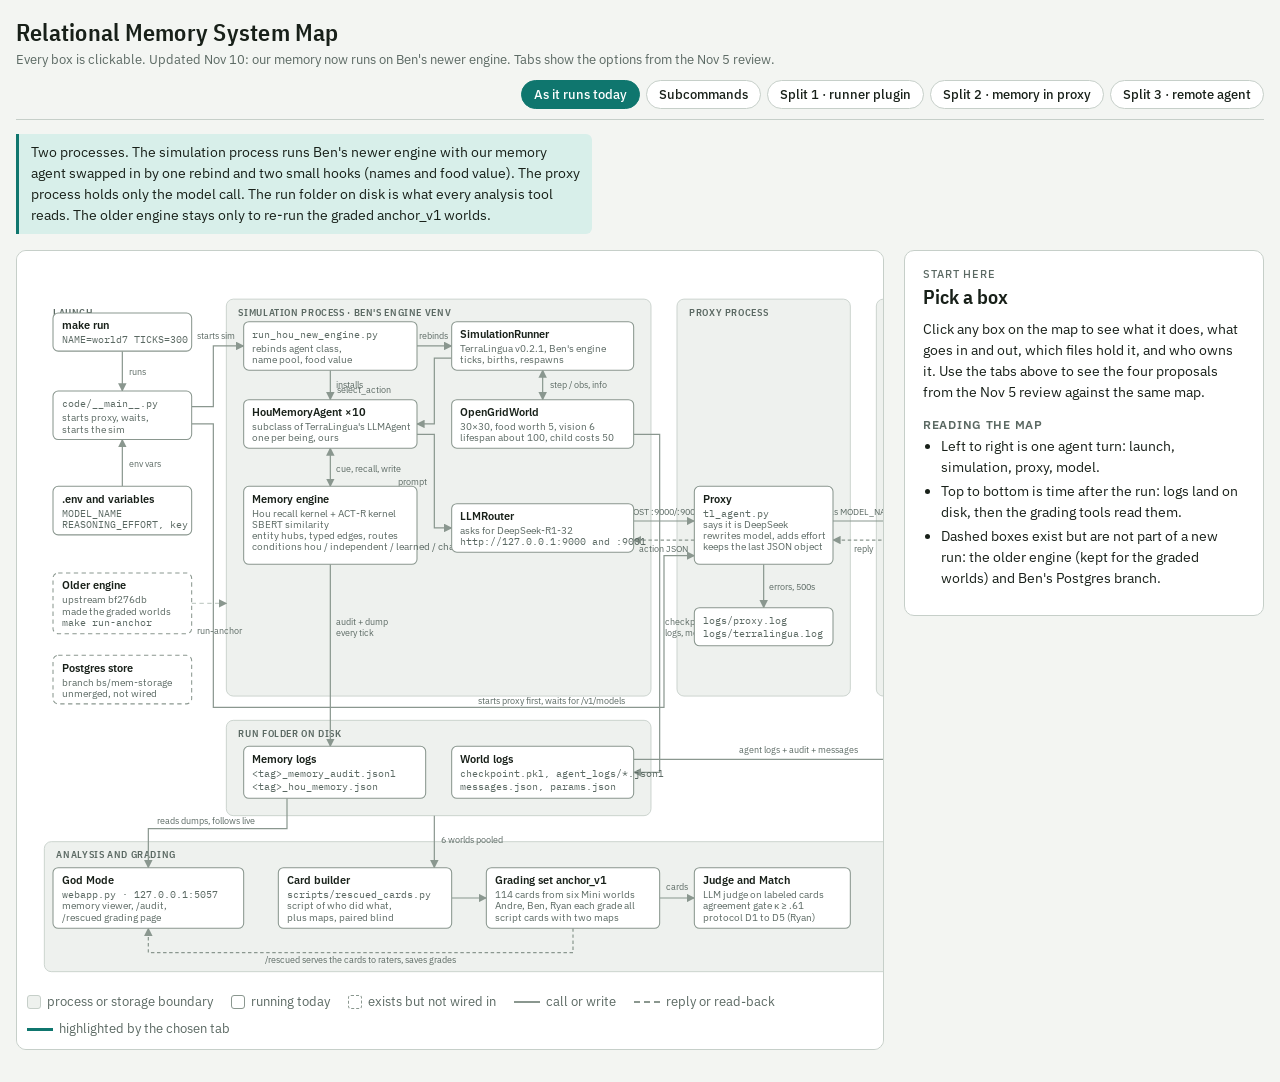
<file: docs/system-map.html>
<!doctype html><html><head><meta charset=utf8><meta name=viewport content="width=device-width,initial-scale=1,viewport-fit=cover"><style>:root{color-scheme:light;box-sizing:border-box;padding-top:env(safe-area-inset-top,0px);padding-bottom:env(safe-area-inset-bottom,0px)}html{scroll-padding-top:env(safe-area-inset-top,0px)}body{margin:0;padding:0;font:14px -apple-system,BlinkMacSystemFont,sans-serif;background:#fff;color:#000}img{max-width:100%}[hidden]:not([hidden=until-found i]){display:none!important}</style></head><body>
<title>Relational Memory System Map</title>
<meta name="claude:viewport-fit-sides" content="cover">
<link rel="stylesheet" href="https://fonts.googleapis.com/css2?family=IBM+Plex+Sans+Condensed:wght@500;600&family=IBM+Plex+Sans:wght@400;500;600&family=IBM+Plex+Mono:wght@400;500&display=swap">
<style>
/* Layout: sticky header with view tabs, then a two-column body: the map (scrolls sideways when narrow) and a sticky detail panel. */
:root {
  --bg: #f3f5f2;
  --surface: #ffffff;
  --surface-2: #e9ede9;
  --fg: #182019;
  --muted: #5b6963;
  --line: #c6cfc9;
  --line-strong: #8a978f;
  --accent: #0f766e;
  --accent-soft: #d8efea;
  --warn: #a16207;
  --warn-soft: #f6e7c4;
  --lane: #eef1ee;
  --display: "IBM Plex Sans Condensed", "Arial Narrow", system-ui, sans-serif;
  --body: "IBM Plex Sans", system-ui, -apple-system, sans-serif;
  --mono: "IBM Plex Mono", ui-monospace, Menlo, monospace;
}
@media (prefers-color-scheme: dark) {
  :root:not([data-theme="light"]) {
    --bg: #111614; --surface: #1a211d; --surface-2: #232c27; --fg: #e4eae6; --muted: #9aa89f;
    --line: #2f3b35; --line-strong: #5d6d65; --accent: #2fd4bd; --accent-soft: #163a35;
    --warn: #f0b64a; --warn-soft: #3a2f14; --lane: #161c19; color-scheme: dark;
  }
}
:root[data-theme="dark"] {
  --bg: #111614; --surface: #1a211d; --surface-2: #232c27; --fg: #e4eae6; --muted: #9aa89f;
  --line: #2f3b35; --line-strong: #5d6d65; --accent: #2fd4bd; --accent-soft: #163a35;
  --warn: #f0b64a; --warn-soft: #3a2f14; --lane: #161c19; color-scheme: dark;
}
* { box-sizing: border-box; }
body { background: var(--bg); color: var(--fg); font-family: var(--body); font-size: 15px; line-height: 1.5; margin: 0; }
body::before { content: ""; position: fixed; inset: 0 0 auto; height: env(safe-area-inset-top, 0px); z-index: 10; background: var(--bg); }
.wrap { padding-left: max(16px, env(safe-area-inset-left, 0px)); padding-right: max(16px, env(safe-area-inset-right, 0px)); padding-block: 0 32px; max-width: 1400px; margin: 0 auto; }
header { position: sticky; top: env(safe-area-inset-top, 0px); z-index: 5; background: var(--bg); border-bottom: 1px solid var(--line); padding-block: 14px 10px; display: flex; flex-wrap: wrap; gap: 10px 24px; align-items: baseline; }
h1 { font-family: var(--display); font-weight: 600; font-size: 24px; letter-spacing: .01em; margin: 0; text-wrap: balance; }
.sub { color: var(--muted); font-size: 13px; margin: 0; }
.tabs { display: flex; flex-wrap: wrap; gap: 6px; margin-left: auto; }
.tab { font: 500 13px var(--body); color: var(--fg); background: var(--surface); border: 1px solid var(--line); border-radius: 999px; padding: 5px 12px; cursor: pointer; }
.tab:hover { border-color: var(--line-strong); }
.tab[aria-selected="true"] { background: var(--accent); border-color: var(--accent); color: var(--surface); }
.tab:focus-visible, .node:focus-visible, button:focus-visible { outline: 2px solid var(--accent); outline-offset: 2px; }
.viewnote { font-size: 14px; color: var(--fg); background: var(--accent-soft); border-left: 3px solid var(--accent); padding: 8px 12px; margin: 14px 0 0; border-radius: 0 6px 6px 0; max-width: 72ch; }
.body { display: grid; grid-template-columns: minmax(0, 1fr) 360px; gap: 20px; margin-top: 16px; align-items: start; }
.map { min-width: 0; overflow-x: auto; background: var(--surface); border: 1px solid var(--line); border-radius: 10px; padding: 10px; }
.map svg { display: block; min-width: 1040px; width: 100%; height: auto; color: var(--fg); font-family: var(--body); }
.panel { position: sticky; top: calc(env(safe-area-inset-top, 0px) + 86px); background: var(--surface); border: 1px solid var(--line); border-radius: 10px; padding: 16px 18px; min-width: 0; }
.panel .eyebrow { font: 500 11px var(--body); letter-spacing: .08em; text-transform: uppercase; color: var(--muted); margin: 0 0 4px; }
.panel h2 { font-family: var(--display); font-weight: 600; font-size: 20px; margin: 0 0 6px; line-height: 1.2; }
.panel .path { font-family: var(--mono); font-size: 12px; color: var(--muted); word-break: break-all; margin: 0 0 10px; }
.panel h3 { font: 600 12px var(--body); letter-spacing: .06em; text-transform: uppercase; color: var(--muted); margin: 14px 0 4px; }
.panel p, .panel li { font-size: 14px; margin: 0; }
.panel ul { margin: 0; padding-left: 18px; display: grid; gap: 3px; }
.chips { display: flex; flex-wrap: wrap; gap: 6px; margin-top: 10px; }
.chip { font: 500 12px var(--body); border: 1px solid var(--line); border-radius: 999px; padding: 2px 9px; color: var(--fg); background: var(--surface-2); }
.chip.ben { border-color: var(--warn); color: var(--warn); background: var(--warn-soft); }
.chip.andre { border-color: var(--accent); color: var(--accent); background: var(--accent-soft); }
.chip.ryan { border-color: var(--line-strong); }
.chip.gap { border-style: dashed; }
.legend { display: flex; flex-wrap: wrap; gap: 8px 18px; font-size: 13px; color: var(--muted); margin-top: 12px; align-items: center; }
.legend span { display: inline-flex; align-items: center; gap: 6px; }
.sw { width: 26px; height: 0; border-top: 2px solid var(--line-strong); display: inline-block; }
.sw.dash { border-top-style: dashed; }
.sw.acc { border-top-color: var(--accent); border-top-width: 3px; }
.box { width: 14px; height: 14px; border: 1px solid var(--line-strong); border-radius: 3px; display: inline-block; background: var(--surface); }
.box.dash { border-style: dashed; }
.box.lane { background: var(--lane); border-color: var(--line); }
/* SVG classes */
.lane { fill: var(--lane); stroke: var(--line); stroke-width: 1; }
.lane-label { font: 600 12px var(--display); letter-spacing: .06em; text-transform: uppercase; fill: var(--muted); }
.node { cursor: pointer; }
.node rect { fill: var(--surface); stroke: var(--line-strong); stroke-width: 1.2; transition: stroke .15s, fill .15s; }
.node.planned rect { stroke-dasharray: 5 4; }
.node:hover rect { stroke: var(--accent); }
.node.selected rect { stroke: var(--accent); stroke-width: 2.4; fill: var(--accent-soft); }
.node .t { font: 600 13px var(--body); fill: currentColor; }
.node .s { font: 400 11px var(--body); fill: var(--muted); }
.node .m { font: 400 11px var(--mono); fill: var(--muted); }
.edge { fill: none; stroke: var(--line-strong); stroke-width: 1.4; }
.edge.ret { stroke-dasharray: 4 3; }
.edge.planned { stroke-dasharray: 5 4; stroke: var(--line); }
.elabel { font: 400 10.5px var(--body); fill: var(--muted); }
.elabel tspan.k { font-family: var(--mono); }
#arrow path { fill: var(--line-strong); }
#arrow-acc path { fill: var(--accent); }
svg.focused .node:not(.focus) { opacity: .28; }
svg.focused .edge:not(.focus) { opacity: .18; }
svg.focused .elabel:not(.focus) { opacity: .18; }
svg.focused .node.focus rect { stroke: var(--accent); stroke-width: 2; }
svg.focused .edge.focus { stroke: var(--accent); stroke-width: 2.2; marker-end: url(#arrow-acc); }
@media (max-width: 900px) {
  .body { grid-template-columns: 1fr; }
  .panel { position: static; }
  .tabs { margin-left: 0; }
}
@media (prefers-reduced-motion: reduce) { .node rect { transition: none; } }
</style>

<div class="wrap">
  <header>
    <div>
      <h1>Relational Memory System Map</h1>
      <p class="sub">Every box is clickable. Updated Nov 10: our memory now runs on Ben's newer engine. Tabs show the options from the Nov 5 review.</p>
    </div>
    <div class="tabs" role="tablist" aria-label="Views">
      <button class="tab" role="tab" id="tab-today" aria-selected="true" data-view="today">As it runs today</button>
      <button class="tab" role="tab" id="tab-sub" aria-selected="false" data-view="sub">Subcommands</button>
      <button class="tab" role="tab" id="tab-opt1" aria-selected="false" data-view="opt1">Split 1 · runner plugin</button>
      <button class="tab" role="tab" id="tab-opt2" aria-selected="false" data-view="opt2">Split 2 · memory in proxy</button>
      <button class="tab" role="tab" id="tab-opt3" aria-selected="false" data-view="opt3">Split 3 · remote agent</button>
    </div>
  </header>

  <p class="viewnote" id="viewnote">Two processes. The simulation process runs Ben's newer engine with our memory agent swapped in by one rebind and two small hooks (names and food value). The proxy process holds only the model call. The run folder on disk is what every analysis tool reads. The older engine stays only to re-run the graded anchor_v1 worlds.</p>

  <div class="body">
    <div class="map">
<figure style="margin:0">
<svg viewBox="0 0 1200 830" role="img" aria-label="System map: make run starts the proxy and the simulation. Inside the simulation process, on Ben's newer engine, the launcher rebinds TerraLingua's agent class to our memory agent, which consults the memory engine every tick and sends prompts through TerraLingua's router to the proxy on ports 9000 and 9001. The proxy forwards to OpenAI. Logs land in the run folder, read by God Mode, the card builder, the judge, and Ryan's extractor." id="svg">
  <defs>
    <marker id="arrow" viewBox="0 0 10 10" refX="9" refY="5" markerWidth="7" markerHeight="7" orient="auto-start-reverse"><path d="M0,0 L10,5 L0,10 z"/></marker>
    <marker id="arrow-acc" viewBox="0 0 10 10" refX="9" refY="5" markerWidth="7" markerHeight="7" orient="auto-start-reverse"><path d="M0,0 L10,5 L0,10 z"/></marker>
  </defs>

  <!-- lanes -->
  <rect class="lane" x="230" y="44" width="490" height="458" rx="8"/>
  <text class="lane-label" x="244" y="63">Simulation process · Ben's engine venv</text>
  <rect class="lane" x="750" y="44" width="200" height="458" rx="8"/>
  <text class="lane-label" x="764" y="63">Proxy process</text>
  <rect class="lane" x="980" y="44" width="200" height="458" rx="8"/>
  <text class="lane-label" x="994" y="63">Model</text>
  <rect class="lane" x="230" y="530" width="490" height="110" rx="8"/>
  <text class="lane-label" x="244" y="549">Run folder on disk</text>
  <rect class="lane" x="20" y="670" width="1160" height="150" rx="8"/>
  <text class="lane-label" x="34" y="689">Analysis and grading</text>
  <text class="lane-label" x="30" y="63">Launch</text>

  <!-- edges -->
  <path class="edge" data-ends="make main" d="M110,104 V150" marker-end="url(#arrow)"/>
  <text class="elabel" data-ends="make main" x="118" y="131">runs</text>

  <path class="edge" data-ends="env main" d="M110,260 V206" marker-end="url(#arrow)"/>
  <text class="elabel" data-ends="env main" x="118" y="238">env vars</text>

  <path class="edge" data-ends="main launcher" d="M190,168 H215 V98 H250" marker-end="url(#arrow)"/>
  <text class="elabel" data-ends="main launcher" x="196" y="90">starts sim</text>

  <path class="edge" data-ends="main proxy" d="M190,188 H215 V515 H735 V340 H770" marker-end="url(#arrow)"/>
  <text class="elabel" data-ends="main proxy" x="520" y="511">starts proxy first, waits for /v1/models</text>

  <path class="edge" data-ends="launcher runner" d="M450,98 H490" marker-end="url(#arrow)"/>
  <text class="elabel" data-ends="launcher runner" x="452" y="90">rebinds</text>

  <path class="edge" data-ends="launcher agent" d="M350,126 V160" marker-end="url(#arrow)"/>
  <text class="elabel" data-ends="launcher agent" x="356" y="147">installs</text>

  <path class="edge" data-ends="runner world" d="M595,126 V160" marker-start="url(#arrow)" marker-end="url(#arrow)"/>
  <text class="elabel" data-ends="runner world" x="604" y="147">step / obs, info</text>

  <path class="edge" data-ends="runner agent" d="M490,112 H470 V188 H450" marker-end="url(#arrow)"/>
  <text class="elabel" data-ends="runner agent" x="420" y="152" text-anchor="end">select_action</text>

  <path class="edge" data-ends="agent memory" d="M350,216 V260" marker-start="url(#arrow)" marker-end="url(#arrow)"/>
  <text class="elabel" data-ends="agent memory" x="356" y="243">cue, recall, write</text>

  <path class="edge" data-ends="agent router" d="M450,200 H470 V308 H490" marker-end="url(#arrow)"/>
  <text class="elabel" data-ends="agent router" x="462" y="258" text-anchor="end">prompt</text>

  <path class="edge" data-ends="router proxy" d="M700,300 H770" marker-end="url(#arrow)"/>
  <text class="elabel" data-ends="router proxy" x="735" y="293" text-anchor="middle">POST :9000/:9001</text>
  <path class="edge ret" data-ends="router proxy" d="M770,322 H700" marker-end="url(#arrow)"/>
  <text class="elabel" data-ends="router proxy" x="735" y="336" text-anchor="middle">action JSON</text>

  <path class="edge" data-ends="proxy openai" d="M930,300 H1000" marker-end="url(#arrow)"/>
  <text class="elabel" data-ends="proxy openai" x="965" y="293" text-anchor="middle">as MODEL_NAME</text>
  <path class="edge ret" data-ends="proxy openai" d="M1000,322 H930" marker-end="url(#arrow)"/>
  <text class="elabel" data-ends="proxy openai" x="965" y="336" text-anchor="middle">reply</text>

  <path class="edge" data-ends="proxy proxylog" d="M850,350 V400" marker-end="url(#arrow)"/>
  <text class="elabel" data-ends="proxy proxylog" x="856" y="380">errors, 500s</text>

  <path class="edge" data-ends="memory memlogs" d="M350,350 V560" marker-end="url(#arrow)"/>
  <text class="elabel" data-ends="memory memlogs" x="356" y="420">audit + dump</text>
  <text class="elabel" data-ends="memory memlogs" x="356" y="433">every tick</text>

  <path class="edge" data-ends="world worldlogs" d="M700,200 H730 V590 H700" marker-end="url(#arrow)"/>
  <text class="elabel" data-ends="world worldlogs" x="736" y="420">checkpoint,</text>
  <text class="elabel" data-ends="world worldlogs" x="736" y="433">logs, messages</text>

  <path class="edge" data-ends="memlogs godmode" d="M300,620 V655 H140 V700" marker-end="url(#arrow)"/>
  <text class="elabel" data-ends="memlogs godmode" x="150" y="650">reads dumps, follows live</text>

  <path class="edge" data-ends="memlogs cards" d="M470,640 V700" marker-end="url(#arrow)"/>
  <text class="elabel" data-ends="memlogs cards" x="478" y="672">6 worlds pooled</text>

  <path class="edge" data-ends="cards anchor" d="M490,735 H530" marker-end="url(#arrow)"/>
  <path class="edge" data-ends="anchor judge" d="M730,735 H770" marker-end="url(#arrow)"/>
  <text class="elabel" data-ends="anchor judge" x="750" y="726" text-anchor="middle">cards</text>

  <path class="edge ret" data-ends="anchor godmode" d="M630,770 V798 H140 V770" marker-end="url(#arrow)"/>
  <text class="elabel" data-ends="anchor godmode" x="385" y="810" text-anchor="middle">/rescued serves the cards to raters, saves grades</text>

  <path class="edge" data-ends="worldlogs extract" d="M700,575 H1080 V700" marker-end="url(#arrow)"/>
  <text class="elabel" data-ends="worldlogs extract" x="890" y="568" text-anchor="middle">agent logs + audit + messages</text>

  <path class="edge planned" data-ends="fork proxy" d="M190,395 H230" marker-end="url(#arrow)"/>
  <text class="elabel" data-ends="fork proxy" x="196" y="430" text-anchor="start">run-anchor</text>

  <!-- nodes: launch column -->
  <g class="node" id="n-make" tabindex="0" role="button" aria-label="make run">
    <rect x="30" y="60" width="160" height="44" rx="6"/>
    <text class="t" x="40" y="79">make run</text>
    <text class="m" x="40" y="95">NAME=world7 TICKS=300</text>
  </g>
  <g class="node" id="n-main" tabindex="0" role="button" aria-label="code/__main__.py entry point">
    <rect x="30" y="150" width="160" height="56" rx="6"/>
    <text class="m" x="40" y="169">code/__main__.py</text>
    <text class="s" x="40" y="185">starts proxy, waits,</text>
    <text class="s" x="40" y="198">starts the sim</text>
  </g>
  <g class="node" id="n-env" tabindex="0" role="button" aria-label="environment variables">
    <rect x="30" y="260" width="160" height="56" rx="6"/>
    <text class="t" x="40" y="279">.env and variables</text>
    <text class="m" x="40" y="295">MODEL_NAME</text>
    <text class="m" x="40" y="308">REASONING_EFFORT, key</text>
  </g>
  <g class="node planned" id="n-fork" tabindex="0" role="button" aria-label="Older engine">
    <rect x="30" y="360" width="160" height="70" rx="6"/>
    <text class="t" x="40" y="379">Older engine</text>
    <text class="s" x="40" y="395">upstream bf276db</text>
    <text class="s" x="40" y="408">made the graded worlds</text>
    <text class="m" x="40" y="421">make run-anchor</text>
  </g>
  <g class="node planned" id="n-pg" tabindex="0" role="button" aria-label="Postgres memory store branch">
    <rect x="30" y="455" width="160" height="56" rx="6"/>
    <text class="t" x="40" y="474">Postgres store</text>
    <text class="s" x="40" y="490">branch bs/mem-storage</text>
    <text class="s" x="40" y="503">unmerged, not wired</text>
  </g>

  <!-- nodes: simulation process -->
  <g class="node" id="n-launcher" tabindex="0" role="button" aria-label="run_hou_experiment launcher">
    <rect x="250" y="70" width="200" height="56" rx="6"/>
    <text class="m" x="260" y="89">run_hou_new_engine.py</text>
    <text class="s" x="260" y="105">rebinds agent class,</text>
    <text class="s" x="260" y="118">name pool, food value</text>
  </g>
  <g class="node" id="n-runner" tabindex="0" role="button" aria-label="TerraLingua SimulationRunner">
    <rect x="490" y="70" width="210" height="56" rx="6"/>
    <text class="t" x="500" y="89">SimulationRunner</text>
    <text class="s" x="500" y="105">TerraLingua v0.2.1, Ben's engine</text>
    <text class="s" x="500" y="118">ticks, births, respawns</text>
  </g>
  <g class="node" id="n-world" tabindex="0" role="button" aria-label="OpenGridWorld">
    <rect x="490" y="160" width="210" height="56" rx="6"/>
    <text class="t" x="500" y="179">OpenGridWorld</text>
    <text class="s" x="500" y="195">30×30, food worth 5, vision 6</text>
    <text class="s" x="500" y="208">lifespan about 100, child costs 50</text>
  </g>
  <g class="node" id="n-agent" tabindex="0" role="button" aria-label="HouMemoryAgent">
    <rect x="250" y="160" width="200" height="56" rx="6"/>
    <text class="t" x="260" y="179">HouMemoryAgent ×10</text>
    <text class="s" x="260" y="195">subclass of TerraLingua's LLMAgent</text>
    <text class="s" x="260" y="208">one per being, ours</text>
  </g>
  <g class="node" id="n-memory" tabindex="0" role="button" aria-label="Memory engine">
    <rect x="250" y="260" width="200" height="90" rx="6"/>
    <text class="t" x="260" y="279">Memory engine</text>
    <text class="s" x="260" y="295">Hou recall kernel + ACT-R kernel</text>
    <text class="s" x="260" y="308">SBERT similarity</text>
    <text class="s" x="260" y="321">entity hubs, typed edges, routes</text>
    <text class="s" x="260" y="334">conditions hou / independent / learned / chained</text>
  </g>
  <g class="node" id="n-router" tabindex="0" role="button" aria-label="LLMRouter">
    <rect x="490" y="280" width="210" height="56" rx="6"/>
    <text class="t" x="500" y="299">LLMRouter</text>
    <text class="s" x="500" y="315">asks for DeepSeek-R1-32</text>
    <text class="m" x="500" y="328">http://127.0.0.1:9000 and :9001</text>
  </g>

  <!-- nodes: proxy -->
  <g class="node" id="n-proxy" tabindex="0" role="button" aria-label="TerraLinguaAgent proxy">
    <rect x="770" y="260" width="160" height="90" rx="6"/>
    <text class="t" x="780" y="279">Proxy</text>
    <text class="m" x="780" y="295">tl_agent.py</text>
    <text class="s" x="780" y="308">says it is DeepSeek</text>
    <text class="s" x="780" y="321">rewrites model, adds effort</text>
    <text class="s" x="780" y="334">keeps the last JSON object</text>
  </g>
  <g class="node" id="n-proxylog" tabindex="0" role="button" aria-label="process logs">
    <rect x="770" y="400" width="160" height="44" rx="6"/>
    <text class="m" x="780" y="419">logs/proxy.log</text>
    <text class="m" x="780" y="434">logs/terralingua.log</text>
  </g>

  <!-- nodes: model -->
  <g class="node" id="n-openai" tabindex="0" role="button" aria-label="OpenAI API">
    <rect x="1000" y="265" width="160" height="70" rx="6"/>
    <text class="t" x="1010" y="284">OpenAI API</text>
    <text class="s" x="1010" y="300">gpt-5-mini, effort low</text>
    <text class="s" x="1010" y="313">about $3 to $4 per world</text>
    <text class="s" x="1010" y="326">any compatible URL works</text>
  </g>

  <!-- nodes: run folder -->
  <g class="node" id="n-memlogs" tabindex="0" role="button" aria-label="memory logs">
    <rect x="250" y="560" width="210" height="60" rx="6"/>
    <text class="t" x="260" y="579">Memory logs</text>
    <text class="m" x="260" y="595">&lt;tag&gt;_memory_audit.jsonl</text>
    <text class="m" x="260" y="610">&lt;tag&gt;_hou_memory.json</text>
  </g>
  <g class="node" id="n-worldlogs" tabindex="0" role="button" aria-label="world logs">
    <rect x="490" y="560" width="210" height="60" rx="6"/>
    <text class="t" x="500" y="579">World logs</text>
    <text class="m" x="500" y="595">checkpoint.pkl, agent_logs/*.jsonl</text>
    <text class="m" x="500" y="610">messages.json, params.json</text>
  </g>

  <!-- nodes: analysis -->
  <g class="node" id="n-godmode" tabindex="0" role="button" aria-label="God Mode console">
    <rect x="30" y="700" width="220" height="70" rx="6"/>
    <text class="t" x="40" y="719">God Mode</text>
    <text class="m" x="40" y="735">webapp.py · 127.0.0.1:5057</text>
    <text class="s" x="40" y="748">memory viewer, /audit,</text>
    <text class="s" x="40" y="761">/rescued grading page</text>
  </g>
  <g class="node" id="n-cards" tabindex="0" role="button" aria-label="card builder">
    <rect x="290" y="700" width="200" height="70" rx="6"/>
    <text class="t" x="300" y="719">Card builder</text>
    <text class="m" x="300" y="735">scripts/rescued_cards.py</text>
    <text class="s" x="300" y="748">script of who did what,</text>
    <text class="s" x="300" y="761">plus maps, paired blind</text>
  </g>
  <g class="node" id="n-anchor" tabindex="0" role="button" aria-label="anchor set">
    <rect x="530" y="700" width="200" height="70" rx="6"/>
    <text class="t" x="540" y="719">Grading set anchor_v1</text>
    <text class="s" x="540" y="735">114 cards from six Mini worlds</text>
    <text class="s" x="540" y="748">Andre, Ben, Ryan each grade all</text>
    <text class="s" x="540" y="761">script cards with two maps</text>
  </g>
  <g class="node" id="n-judge" tabindex="0" role="button" aria-label="judge and match">
    <rect x="770" y="700" width="180" height="70" rx="6"/>
    <text class="t" x="780" y="719">Judge and Match</text>
    <text class="s" x="780" y="735">LLM judge on labeled cards</text>
    <text class="s" x="780" y="748">agreement gate κ ≥ .61</text>
    <text class="s" x="780" y="761">protocol D1 to D5 (Ryan)</text>
  </g>
  <g class="node" id="n-extract" tabindex="0" role="button" aria-label="log extractor">
    <rect x="990" y="700" width="180" height="70" rx="6"/>
    <text class="t" x="1000" y="719">Log extractor</text>
    <text class="m" x="1000" y="735">probe_signatures.py</text>
    <text class="s" x="1000" y="748">one row per agent-tick</text>
    <text class="s" x="1000" y="761">Ryan, PR 6, open</text>
  </g>
</svg>
<figcaption class="legend">
  <span><i class="box lane"></i> process or storage boundary</span>
  <span><i class="box"></i> running today</span>
  <span><i class="box dash"></i> exists but not wired in</span>
  <span><i class="sw"></i> call or write</span>
  <span><i class="sw dash"></i> reply or read-back</span>
  <span><i class="sw acc"></i> highlighted by the chosen tab</span>
</figcaption>
</figure>
    </div>

    <aside class="panel" id="panel" aria-live="polite">
      <p class="eyebrow" id="p-eyebrow">Start here</p>
      <h2 id="p-title">Pick a box</h2>
      <p class="path" id="p-path"></p>
      <div id="p-body">
        <p>Click any box on the map to see what it does, what goes in and out, which files hold it, and who owns it. Use the tabs above to see the four proposals from the Nov 5 review against the same map.</p>
        <h3>Reading the map</h3>
        <ul>
          <li>Left to right is one agent turn: launch, simulation, proxy, model.</li>
          <li>Top to bottom is time after the run: logs land on disk, then the grading tools read them.</li>
          <li>Dashed boxes exist but are not part of a new run: the older engine (kept for the graded worlds) and Ben's Postgres branch.</li>
        </ul>
      </div>
      <div class="chips" id="p-chips"></div>
    </aside>
  </div>
</div>

<script>
(function () {
  var NODES = {
    make: {
      eyebrow: "Launch", title: "make run", path: "Makefile (repo root)",
      body: [
        ["What it does", "The one command the team uses. It runs the entry point with a run name and a tick count, using the root venv if there is one and the TerraLingua venv otherwise.  `make clean` empties logs/."],
        ["Known gap", "Exits 0 even when the sim fails. Check the end of logs/terralingua.log."],
        ["Targets", "`make run` runs our memory on Ben's engine. `make run-anchor` runs it on the older engine with the graded worlds' settings. `make run-fork` runs the stock paper_core demo."],
        ["Ben's ask", "Replace the positional arguments and the 'fork' magic word with subcommands, one per process. See the Subcommands tab."]
      ], chips: [["Ben", "ben"], ["Andre", "andre"], ["Makefile", ""]]
    },
    main: {
      eyebrow: "Launch", title: "Entry point", path: "code/__main__.py · code/helpers.py",
      body: [
        ["What it does", "Starts the proxy as a child process with output redirected to logs/proxy.log, polls port 9000 for /v1/models for up to 30 seconds, then starts the memory sim as a second child process logging to logs/terralingua.log. Ctrl+C stops both."],
        ["Defaults", "MODEL_NAME falls back to gpt-5-mini and REASONING_EFFORT to low. Loads code/terralingua/.env."],
        ["Run settings", "HOU_SIM_ARGS: the paper_core preset on Ben's engine with 10 agents, minimum 4, lifespan about 100, a child costs 50, grid 30, vision 6, one food zone at 15,15, 100 starting food, one piece of food per turn worth 5, history window 1, recent turns 1, condition chained. Food is scarce on purpose: about 5 energy appears per turn and 10 beings burn 10."],
        ["Older settings", "ANCHOR_SIM_ARGS keeps the settings of the six graded worlds (8 agents, lifespan 300, food worth 10) on the older engine. `make run-anchor` uses them."],
        ["Why it matters for the split", "This is the only place that knows about both processes. A subcommand CLI would live here."]
      ], chips: [["Ben", "ben"], ["Andre", "andre"], ["PR 4, PR 5", ""]]
    },
    env: {
      eyebrow: "Launch", title: "Environment variables", path: "code/terralingua/.env · shell",
      body: [
        ["Read by the proxy", "MODEL_NAME is the model that really answers. REASONING_EFFORT is added to each request. OPENAI_API_KEY and OPENAI_BASE_URL point at OpenAI or any compatible service."],
        ["Read by the sim", "Only the .env file for TerraLingua's own settings. The sim never sees the real model name. It asks for the paper's DeepSeek model on local ports, and the launcher saves the proxy's MODEL_NAME as actor_model in memory_config.json so analysis knows what answered."]
      ], chips: [["Config", ""]]
    },
    fork: {
      eyebrow: "Kept for the graded worlds", title: "Older engine", path: "code/terralingua (upstream bf276db, Aug 28) · code/hou_memory/run_hou_experiment.py",
      body: [
        ["What it is", "The TerraLingua copy that made the six worlds behind anchor_v1. Its launcher needs seven patches on upstream internals (names, blocked moves, checkpoints and more)."],
        ["When to use it", "Only to re-run or extend the graded worlds with the same rules: `make run-anchor NAME=... TICKS=...`. New worlds use Ben's engine."],
        ["What it lacks", "No feedback to the receiver of a gift or theft, no seeds, no varied lifespans, no presets."]
      ], chips: [["Andre", "andre"], ["legacy", "gap"]]
    },
    pg: {
      eyebrow: "Not wired in", title: "Postgres memory store", path: "branch bs/mem-storage · code/memory_storage/",
      body: [
        ["What it is", "A Postgres table mirroring the Hou memory fields: content, created time, last recalled, consolidation g, recall count, JSON metadata. Batch insert and retrieve, a stub multi-agent store, a pyproject. Three commits, last Oct 16."],
        ["Status", "Unmerged. The tip does not compile (trailing SQL comma, column count mismatch, a method without def). Listed in ROADMAP section 1."],
        ["Roadmap decision", "Use it as an analysis sink keyed by run, condition, seed, agent and tick, never as a resume source. The checkpoint stays the only source of truth."]
      ], chips: [["Ben", "ben"], ["unmerged", "gap"]]
    },
    launcher: {
      eyebrow: "Simulation process · ours", title: "Launcher", path: "code/hou_memory/run_hou_new_engine.py",
      body: [
        ["What it does", "Runs with Ben's engine venv. Before any agent is built it rebinds the name LLMAgent inside TerraLingua's runner module to HouMemoryAgent. Every agent, child and respawn is made through that name, so one rebind covers them all."],
        ["Two small hooks", "Names come from a pool of plain human names (Ada, Ben, Cleo...) so memories read 'Ben gave you 3 energy'. A --food-value flag sets the energy in each piece of food, which the engine has no setting for."],
        ["What it no longer needs", "Ben's engine already gives gift and theft feedback, blocked-move feedback, seeds, varied lifespans and cost logs, so the older launcher's seven patches are gone."],
        ["Memory flags", "--memory-condition (hou, independent, learned, chained), --memory-config, --recent-turns, --plan-notes, --food-value. Every other flag goes to TerraLingua's own CLI. Resume reuses the saved settings."],
        ["Why Ben was concerned", "This file is still where the engine and our agent meet, but the coupling shrank from seven patches to one rebind and two hooks."]
      ], chips: [["Andre", "andre"], ["Nov 10", ""]]
    },
    runner: {
      eyebrow: "Simulation process · Ben's engine", title: "SimulationRunner", path: "code/terralingua-relational-memory/terralingua/experiment/runner.py",
      body: [
        ["What it does", "The async tick loop. Asks every agent for an action, steps the world, adds children born that turn, respawns beings down to min_agents, checkpoints, logs messages and costs."],
        ["Our contact points", "The launcher rebinds LLMAgent and the random-name function in this module and swaps in a grid world with a set food value. Nothing in the file is edited."],
        ["Cleaner option later", "`run.runner_class` could load a subclass that overrides `_make_llm_agent` instead of the rebind. That is Split 1 done by config."]
      ], chips: [["Upstream", ""], ["Ben", "ben"]]
    },
    world: {
      eyebrow: "Simulation process · Ben's engine", title: "OpenGridWorld", path: "code/terralingua-relational-memory/terralingua/environment/",
      body: [
        ["What it does", "A 30×30 grid. Beings see a square of radius 6, hear broadcasts from beings in view, lose 1 energy per turn, and die at 0 or at the end of a lifespan of about 100 turns (varies by up to 20%). Actions: move, give, take, spawn a child, create or pick up an artifact, speak."],
        ["Food", "About one piece of food spawns per turn, worth 5 energy (the engine default is 10). Ten beings burn about 10 per turn, so they compete. In a free test, food leveled off near 230 energy instead of climbing past 1,000."],
        ["Births", "A being with at least 50 energy can spawn a child, which costs it 50. The child gets our memory agent too."],
        ["What it hands each agent", "An observation dict (grid, incoming broadcasts, energy, time left) and an info dict. The info now tells the receiver 'Ben gave you 3 energy' or 'Esme stole 3 energy from you', which lands in our memories."]
      ], chips: [["Upstream", ""], ["Ben", "ben"]]
    },
    agent: {
      eyebrow: "Simulation process · ours", title: "HouMemoryAgent", path: "code/hou_memory/memory_agent.py",
      body: [
        ["What it does each tick", "Copies the observation. Builds the cue text from the observation, incoming messages and feedback. Extracts entities in view (people, artifacts, places). Asks the memory engine for a preview and commits it, once per tick (retries reuse it). Renders the surfaced memories into the prompt's memory slot and trims the history window to --recent-turns. Calls the parent select_action, which builds the prompt and talks to the router. Then writes one plain-English episode, appends the audit trace, and dumps the full store to disk."],
        ["An episode line", "'Chose action move: {\"direction\": \"up\"}. Nearby: Ben. Energy fell from 40 to 28. Heard Ben said \"Share the food?\". I said \"Yes, half each.\"'"],
        ["Notes", "By default the agent keeps TerraLingua's own 150-token free notes and prompt text, as in the paper. --plan-notes swaps in a 60-token plan instead."],
        ["Checkpoint", "Memory state saves and restores with the world checkpoint. A checkpoint without it is refused."],
        ["Both engines", "The same file runs on either engine. On Ben's engine it uses the async action path and drops the engine's bookkeeping receipts from memory text."]
      ], chips: [["Andre", "andre"], ["tests pass on both engines", ""]]
    },
    memory: {
      eyebrow: "Simulation process · ours", title: "Memory engine", path: "code/hou_memory/hou_memory.py · associative_memory.py · memory_graph.py · embedder.py",
      body: [
        ["Recall kernel", "Hou et al. CHI 2024: recall probability combines similarity r, time since last recall t, and strength g, with time scale 25 ticks per paper unit. A recall grows g and resets the clock. The ACT-R kernel runs alongside for comparison."],
        ["Similarity", "SBERT all-MiniLM-L6-v2 on CPU, one shared model per process."],
        ["Graph", "Entity hubs from the tags on each episode. Edges: mentions, co-occurred, followed. A cue in view can reach an episode through routes of up to three links. Final relevance is the larger of direct similarity and what arrived through the graph. Only the winning route of a selected memory learns. Crowded hubs pay a tax."],
        ["Conditions", "hou (no graph), independent, learned (edges learn), chained (two hops, fresh edges at weight 1.0). The default run uses chained."],
        ["Budget", "Top 3 memories above .15 within 600 tokens of retrieved text."]
      ], chips: [["Andre", "andre"], ["Hou 2024", ""], ["Honda 2025", ""]]
    },
    router: {
      eyebrow: "Simulation process · upstream", title: "LLMRouter", path: "TerraLingua's LLM router (both engines)",
      body: [
        ["What it does", "Resolves --model DeepSeek-R1-32 to the DeepSeek-R1-Distill-Qwen-32B id and treats it as a local vLLM model. At startup it asks each of --ports 9000 9001 what it serves, keeps the ports that answer, and round-robins calls across them."],
        ["The request", "model, messages (system prompt and user prompt), response options. No agent tag and no raw observation. Who is speaking exists only as text inside the prompt. This is the main obstacle for Split 2."],
        ["Side effect", "In this mode TerraLingua appends the paper's DeepSeek line ('do not spend too much time reasoning') to each prompt. Proxy worlds are labeled separately from direct runs when pooling."]
      ], chips: [["Upstream", ""]]
    },
    proxy: {
      eyebrow: "Proxy process · Ben", title: "Proxy", path: "code/integration_layer/tl_agent.py · server.py",
      body: [
        ["What it does", "Two threaded HTTP servers on 127.0.0.1:9000 and :9001. GET /v1/models answers with the DeepSeek id TerraLingua expects. POST /v1/chat/completions copies the body, sets model to MODEL_NAME, adds reasoning_effort, calls the OpenAI client, relabels the reply as DeepSeek, and keeps only the last JSON object in the reply text."],
        ["Errors", "Out of credit or unreachable model: the error is logged to logs/proxy.log, then TerraLingua gets a bare 500 and retries."],
        ["History", "Started as Ben's mock where a human typed every reply (PR 2, Oct 6). Rewritten as a class with pluggable handlers (PR 4, Nov 3). Fixed to survive SIGCHLD and to log errors (PR 5)."],
        ["Why it matters", "This is the only process boundary in the system today. It separates the model, not the memory. Split 2 would put the memory here."]
      ], chips: [["Ben", "ben"], ["PR 2, 4, 5", ""]]
    },
    proxylog: {
      eyebrow: "Proxy process", title: "Process logs", path: "logs/proxy.log · logs/terralingua.log",
      body: [
        ["What they hold", "Stdout and stderr of each child process, redirected at the file-descriptor level so library output is captured too. Model errors appear in proxy.log, sim errors and the final tick in terralingua.log."],
        ["Gap", "The Makefile does not propagate a failed sim's exit code, so these files are the only signal."]
      ], chips: [["Ben", "ben"]]
    },
    openai: {
      eyebrow: "Model", title: "OpenAI API", path: "api.openai.com or OPENAI_BASE_URL",
      body: [
        ["Current choice", "gpt-5-mini at reasoning effort low. It is the model behind every card in anchor_v1. A full 8-agent, 300-tick world costs about $3 to $4 and takes about 18 minutes."],
        ["Rejected", "GPT-5 Nano, the proposal's model: under the paper's wording it spoke on about 3% of turns. Local Qwen3-30B in LM Studio: too slow for 8-agent worlds on the 32 GB M1 Max."],
        ["Swapping", "Any OpenAI-compatible service works by setting OPENAI_BASE_URL and OPENAI_API_KEY. TerraLingua never needs to know."]
      ], chips: [["External", ""]]
    },
    memlogs: {
      eyebrow: "Run folder", title: "Memory logs", path: "code/terralingua/logs_dev/logs/<NAME>/agent_logs/ · memory_config.json",
      body: [
        ["Per agent, per tick", "<tag>_memory_audit.jsonl: one trace per retrieval with every memory's relevance and score, the selected set, the solo_selected set (what similarity and decay alone would have picked), the winning route, alternatives, and the exact prompt and action bound to it. <tag>_hou_memory.json: the full store, written atomically every tick so a killed run still loads."],
        ["Per run", "memory_config.json: condition, MemoryConfig, landmarks, plan_notes, actor_model (what the proxy really called), effort."],
        ["The rescued set", "selected minus solo_selected. Pure arithmetic over the audit file, no model involved. It is the unit everything downstream grades."]
      ], chips: [["Andre", "andre"]]
    },
    worldlogs: {
      eyebrow: "Run folder", title: "World logs", path: "code/terralingua/logs_dev/logs/<NAME>/",
      body: [
        ["TerraLingua's own files", "params.json, the checkpoint .pkl (world plus agents, including our memory payload), agent_logs/<tag>.jsonl (observation, action, notes and prompt per tick), token_counts.jsonl, messages.json, agent_names.json, and the environment log."],
        ["Who reads them", "God Mode for token cost and plans. The card builder for the stories around each rescued moment. Ryan's extractor joins them with the memory audit by tag and tick."],
        ["Split warning", "Any split that moves memory out of the sim process must still write into this folder with the same tags, or the join in the extractor breaks."]
      ], chips: [["Upstream", ""]]
    },
    godmode: {
      eyebrow: "Analysis", title: "God Mode", path: "code/hou_memory/webapp.py · static/ · judging.py",
      body: [
        ["Pages", "/ is the what-if console: pick an agent, slide the clock, change g0 and the surface limit, type a cue, reinforce. /audit shows the real committed trace per tick with scores before and after. /rescued is the grading page: a plain-language guide, then cards to label as 'Yes, and it matters', 'Yes, but it doesn't matter', or 'No'."],
        ["Admin", "?admin adds the run picker, the Judge tab (run a model on labeled cards with versioned prompts from output/analysis/judge_prompts/) and the Match tab (agreement on practice and held-out cards)."],
        ["How it runs", "Flask on 127.0.0.1:5057, reads the dumps straight from disk, can follow a live run. Launch config hou-memory-explorer in ai-capstone."],
        ["Owner's rule", "Grade-school wording, no verbose UI."]
      ], chips: [["Andre", "andre"], ["Flask", ""]]
    },
    cards: {
      eyebrow: "Analysis", title: "Card builder", path: "scripts/rescued_cards.py",
      body: [
        ["What it does", "Reads one or more run folders (needs --out when pooling) and writes cards.jsonl plus manifest.json. Each rescued moment becomes a plain-English story with four turns of history, paired with a card for the memory it pushed out of the prompt. Median card about 355 words, about a minute to read."],
        ["Format", "Cards read like a script: 'This is Dov.', what happened turn by turn, right now, and what came to mind. Two maps show who and what was around when the memory happened and right now."],
        ["Grades", "Tied to a hash of the card text, so a changed card drops its old grades."]
      ], chips: [["Andre", "andre"]]
    },
    anchor: {
      eyebrow: "Analysis", title: "Grading set anchor_v1", path: "output/analysis/rescued/anchor_v1/ (cards.jsonl, manifest.json, ratings_*.csv)",
      body: [
        ["Contents", "57 moments, 114 cards, pooled from six gpt-5-mini worlds run with the paper's wording (paper_mini_300 through _6). 68 practice cards, 46 held out for the final judge test. 60 cards per grader."],
        ["Headline number", "The 'Yes, and it matters' share on rescued cards minus the same share on pushed-out cards."],
        ["Graders", "Andre, Ben and Ryan. Each grades all 114 cards, about two hours each. Names are checked, case does not matter."],
        ["Status", "Grading has started. A gpt-5-mini judge baseline over all cards is saved in judge_runs/. A small tuned judge (SFT on our labels) is planned once grades are in."]
      ], chips: [["Andre", "andre"], ["ungraded", "gap"]]
    },
    judge: {
      eyebrow: "Analysis", title: "Judge and Match", path: "code/hou_memory/judging.py · docs/EVALUATION_PROTOCOL.md (PR 6)",
      body: [
        ["The gate", "An LLM judge grades the same cards. It is promoted to unrated items only if its agreement with the human majority reaches kappa .61 on at least 20 held-out cards, in both card orders. Disagreements between orders go to a human."],
        ["Why the human anchor", "The first test had GPT-5 mini and GPT-5.6 Luna disagree on 31 cards with kappa .15."],
        ["Protocol", "Ryan's D1 to D5 believability protocol: fact-check dimensions, a Likert diagnostic, and pairwise preference as the primary measure. Open in PR 6."]
      ], chips: [["Ryan", "ryan"], ["Andre", "andre"], ["PR 6 open", "gap"]]
    },
    extract: {
      eyebrow: "Analysis", title: "Log extractor", path: "scripts/probe_signatures.py · scripts/test_probe_signatures.py (PR 6)",
      body: [
        ["What it does", "Joins agent_logs/<tag>.jsonl, <tag>_memory_audit.jsonl, messages.json and agent_names.json into one row per agent-tick: action, target, parameters, nearby agents, incoming and outgoing messages, energy, selected and solo_selected memory ids. No model, no inference, malformed data reported rather than guessed."],
        ["Role", "Every later metric in the roadmap reads this table: partner choice versus gap, reminding opportunities per run, rescued fraction, retrieval hit rate."],
        ["Status", "Open in PR 6 since Nov 3, with unit tests."]
      ], chips: [["Ryan", "ryan"], ["PR 6 open", "gap"]]
    }
  };

  var VIEWS = {
    today: { focus: null, note: "Two processes. The simulation process runs Ben's newer engine with our memory agent swapped in by one rebind and two small hooks (names and food value). The proxy process holds only the model call. The run folder on disk is what every analysis tool reads. The older engine stays only to re-run the graded anchor_v1 worlds." },
    sub: { focus: ["make", "main", "proxy", "launcher", "godmode", "cards"], note: "Subcommands. Replace the positional arguments and the 'fork' magic word in the entry point with one subcommand per process: proxy, sim, run (both), fork, console, cards. Each gets its own process and log file. About a day of work, independent of any split, and the Makefile targets stay as thin aliases." },
    opt1: { focus: ["launcher", "agent", "memory", "runner", "world"], note: "Split 1, runner plugin. Mostly done on Nov 10: our memory runs on Ben's engine and the seven patches are gone, replaced by one rebind and two small hooks. What is left is optional: load a runner subclass through run.runner_class instead of the rebind. Still one process." },
    opt2: { focus: ["router", "proxy", "memory", "openai", "memlogs"], note: "Split 2, memory in the proxy. TerraLingua stays stock. The proxy finds the agent's name in the system prompt, parses the rendered observation out of the user prompt, inserts surfaced memories, forwards to the model, and records the episode from the reply. A real process split, but it parses prose that upstream can change, must recognize TerraLingua's retries so a tick is not rehearsed twice, loses checkpoint sync, and must be told the run folder so the audit file still lands where the extractor joins it." },
    opt3: { focus: ["runner", "agent", "memory", "proxy", "openai", "memlogs"], note: "Split 3, remote agent. Ben's engine has a RemoteAgent that sends each turn to an outside client as structured data (step, agent tag, system prompt, user prompt, available actions, raw observation) and takes back action, message, params and notes. Our memory agent becomes that client in its own process. Needs Redis and the dashboard API server, or a short in-process connection manager, plus a runner subclass that registers the agents at start and care with the heartbeat window. Same mechanism as TerraLingua Live. Three to four days." }
  };

  var svg = document.getElementById("svg");
  var nodes = Array.prototype.slice.call(svg.querySelectorAll(".node"));
  var edges = Array.prototype.slice.call(svg.querySelectorAll("[data-ends]"));
  var pEyebrow = document.getElementById("p-eyebrow"), pTitle = document.getElementById("p-title"),
      pPath = document.getElementById("p-path"), pBody = document.getElementById("p-body"), pChips = document.getElementById("p-chips");

  function idOf(el) { return el.id.replace(/^n-/, ""); }

  function esc(s) { return s.replace(/&/g, "&amp;").replace(/</g, "&lt;").replace(/>/g, "&gt;"); }
  function fmt(s) { return esc(s).replace(/`([^`]+)`/g, "<code>$1</code>"); }

  function show(id) {
    var d = NODES[id]; if (!d) return;
    nodes.forEach(function (n) { n.classList.toggle("selected", idOf(n) === id); });
    pEyebrow.textContent = d.eyebrow; pTitle.textContent = d.title; pPath.textContent = d.path;
    pBody.innerHTML = d.body.map(function (sec) { return "<h3>" + esc(sec[0]) + "</h3><p>" + fmt(sec[1]) + "</p>"; }).join("");
    pChips.innerHTML = d.chips.map(function (c) { return '<span class="chip ' + c[1] + '">' + esc(c[0]) + "</span>"; }).join("");
    try { history.replaceState(null, "", "#" + id); } catch (e) {}
    if (window.innerWidth <= 900) { document.getElementById("panel").scrollIntoView({ behavior: "smooth", block: "start" }); }
  }

  nodes.forEach(function (n) {
    n.addEventListener("click", function () { show(idOf(n)); });
    n.addEventListener("keydown", function (e) { if (e.key === "Enter" || e.key === " ") { e.preventDefault(); show(idOf(n)); } });
  });

  function setView(v) {
    var view = VIEWS[v]; if (!view) return;
    document.querySelectorAll(".tab").forEach(function (t) { t.setAttribute("aria-selected", String(t.dataset.view === v)); });
    document.getElementById("viewnote").textContent = view.note;
    if (!view.focus) { svg.classList.remove("focused"); nodes.concat(edges).forEach(function (el) { el.classList.remove("focus"); }); return; }
    svg.classList.add("focused");
    nodes.forEach(function (n) { n.classList.toggle("focus", view.focus.indexOf(idOf(n)) !== -1); });
    edges.forEach(function (e) {
      var ends = e.dataset.ends.split(" ");
      e.classList.toggle("focus", view.focus.indexOf(ends[0]) !== -1 && view.focus.indexOf(ends[1]) !== -1);
    });
  }
  document.querySelectorAll(".tab").forEach(function (t) { t.addEventListener("click", function () { setView(t.dataset.view); }); });

  var h = (location.hash || "").slice(1);
  if (NODES[h]) show(h);
})();
</script>

</body></html>
</file>
